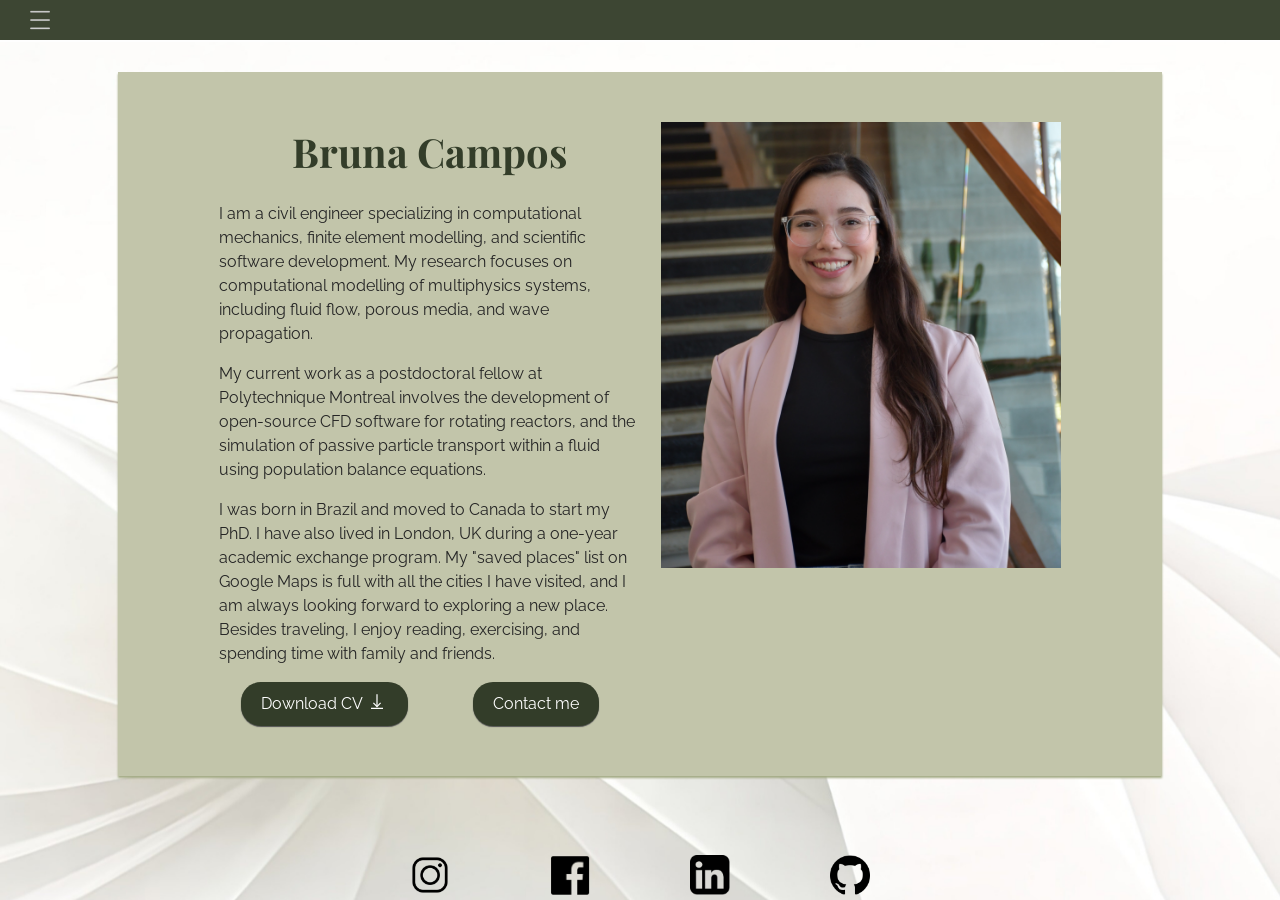
<file: index.html>
<!-- 2026 Bruna Campos. All rights reserved.
The website source code is available under the MIT License. Unless otherwise stated, the written content, images, CV, and other materials on this website are not licensed for redistribution. -->

<!DOCTYPE html>
<html lang="en">

<head>
  <meta charset="utf-8">
  <meta name="viewport" content="width=device-width, initial-scale=1.0">
  <meta name="description" content="Personal Page">
  <link href="https://fonts.googleapis.com/css2?family=Playfair+Display:wght@700&display=swap" rel="stylesheet">
  <link href="https://fonts.googleapis.com/css2?family=Raleway:wght@300;400;600;700&display=swap" rel="stylesheet">
  <title>Bruna Campos</title>

  <link rel="stylesheet" href="style.css">
  <script src="external-links.js" defer></script>
</head>

<body>
  <div id="navbar-top"></div>
  <script>
    fetch("/navbar-top.html")
      .then(response => response.text())
      .then(data => {
        document.getElementById("navbar-top").innerHTML = data;
      });
  </script>

  <!-- Introduction -->
  <section class="block-color-home">
    <section class="intro">
      <div class="intro-text">
        <h1 style="color:#333d29; margin-bottom: 20px; margin-top: 0">Bruna Campos</h1>
        <p>
          I am a civil engineer specializing in computational mechanics, finite element modelling, and scientific
          software development. My research focuses on computational modelling of multiphysics systems, including fluid
          flow, porous media, and wave propagation.
        </p>
        <p>
          My current work as a postdoctoral fellow at Polytechnique Montreal involves the development of open-source CFD
          software for rotating reactors, and the simulation of passive particle transport within a fluid using
          population balance equations.
        </p>
        <p>
          I was born in Brazil and moved to Canada to start my PhD. I have also lived in London, UK during a one-year
          academic exchange program.
          My "saved places" list on Google Maps is full with all the cities I have visited, and I am always looking
          forward to exploring a new place.
          Besides traveling, I enjoy reading, exercising, and spending time with family and friends.
        </p>

        <section class="intro-buttons">
          <div>
            <a class="button" href="/documents/CV_BrunaCampos.pdf">Download CV <img class="button-download"
                src="/images/button-download-white.svg"></a>
          </div>
          <div>
            <a class="button" onclick="copy_email(this)">Contact me</a>
          </div>
        </section>
      </div>

      <div class="image-homepage">
        <img src="/images/profile.JPG" alt="Bruna Campos">
      </div>
    </section>

    <!-- Copy email script -->
    <script>
      function copy_email(button) {
        navigator.clipboard.writeText("bu_caroline@hotmail.com");
        button.textContent = "Copied email!";

        setTimeout(() => { button.textContent = "Contact me"; }, 2000);
      }
    </script>

  </section>

  <div id="navbar-bottom"></div>
  <script>
    fetch("/navbar-bottom.html")
      .then(response => response.text())
      .then(data => {
        document.getElementById("navbar-bottom").innerHTML = data;
      });
  </script>
</body>

</html>
</file>
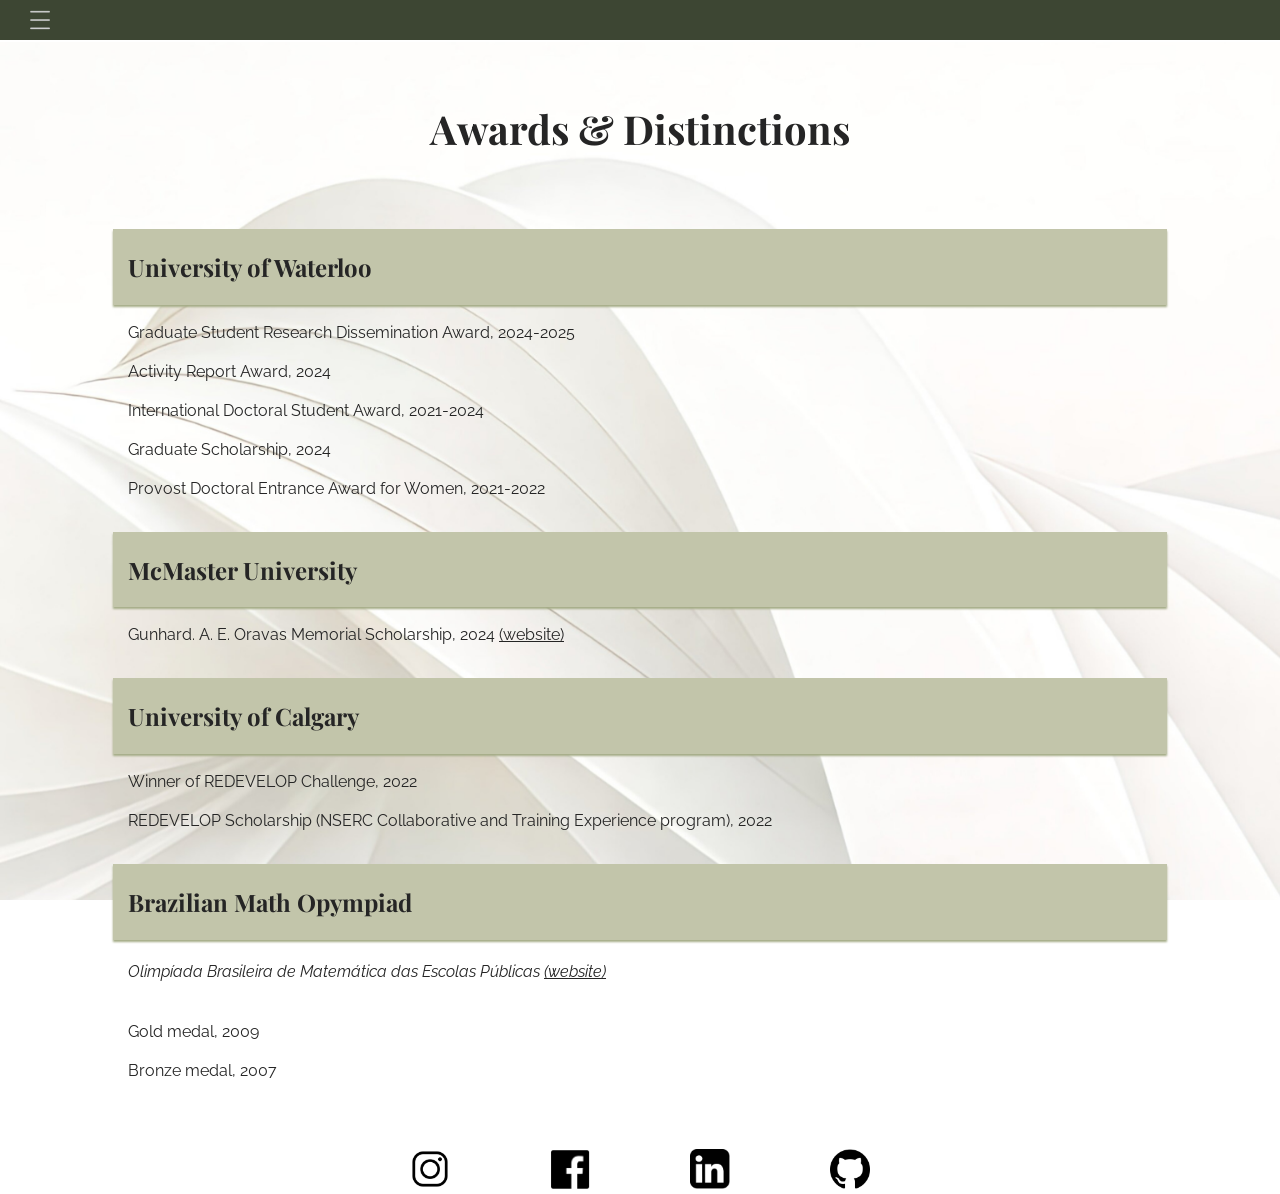
<file: awards.html>
<!-- 2026 Bruna Campos. All rights reserved.
The website source code is available under the MIT License. Unless otherwise stated, the written content, images, CV, and other materials on this website are not licensed for redistribution. -->

<!DOCTYPE html>
<html lang="en">

<head>
  <meta charset="utf-8">
  <meta name="viewport" content="width=device-width, initial-scale=1.0">
  <meta name="description" content="Personal Page">
  <link href="https://fonts.googleapis.com/css2?family=Playfair+Display:wght@700&display=swap" rel="stylesheet">
  <link href="https://fonts.googleapis.com/css2?family=Raleway:wght@300;400;600;700&display=swap" rel="stylesheet">
  <title>Bruna Campos: Awards</title>

  <link rel="stylesheet" href="style.css">
  <script src="external-links.js" defer></script>
</head>

<body>
  <div id="navbar-top"></div>
  <script>
    fetch("/navbar-top.html")
      .then(response => response.text())
      .then(data => {
        document.getElementById("navbar-top").innerHTML = data;
      });
  </script>

  <h1>Awards & Distinctions</h1>

  <section class="block-title">
    <h2>University of Waterloo</h2>
  </section>
  <ul class="list">
    <li>Graduate Student Research Dissemination Award, 2024-2025</li>
    <li>Activity Report Award, 2024</li>
    <li>International Doctoral Student Award, 2021-2024</li>
    <li>Graduate Scholarship, 2024</li>
    <li>Provost Doctoral Entrance Award for Women, 2021-2022</li>
  </ul>

  <section class="block-title">
    <h2>McMaster University</h2>
  </section>
  <ul class="list">
    <li>Gunhard. A. E. Oravas Memorial Scholarship, 2024 <a href="https://oravas-foundation.com/">(website)</a></li>
  </ul>

  <section class="block-title">
    <h2>University of Calgary</h2>
  </section>
  <ul class="list">
    <li>Winner of REDEVELOP Challenge, 2022</li>
    <li>REDEVELOP Scholarship (NSERC Collaborative and Training Experience program), 2022</li>
  </ul>

  <section class="block-title">
    <h2>Brazilian Math Opympiad</h2>
  </section>
  <i style="margin-bottom: 20px; margin-top: 20px;">Olimpíada Brasileira de Matemática das Escolas Públicas <a
      href="https://www.obmep.org.br/">(website)</a></i>
  <ul class="list">
    <li>Gold medal, 2009</li>
    <li>Bronze medal, 2007</li>
  </ul>

  <div id="navbar-bottom"></div>
  <script>
    fetch("/navbar-bottom.html")
      .then(response => response.text())
      .then(data => {
        document.getElementById("navbar-bottom").innerHTML = data;
      });
  </script>
</body>

</html>
</file>
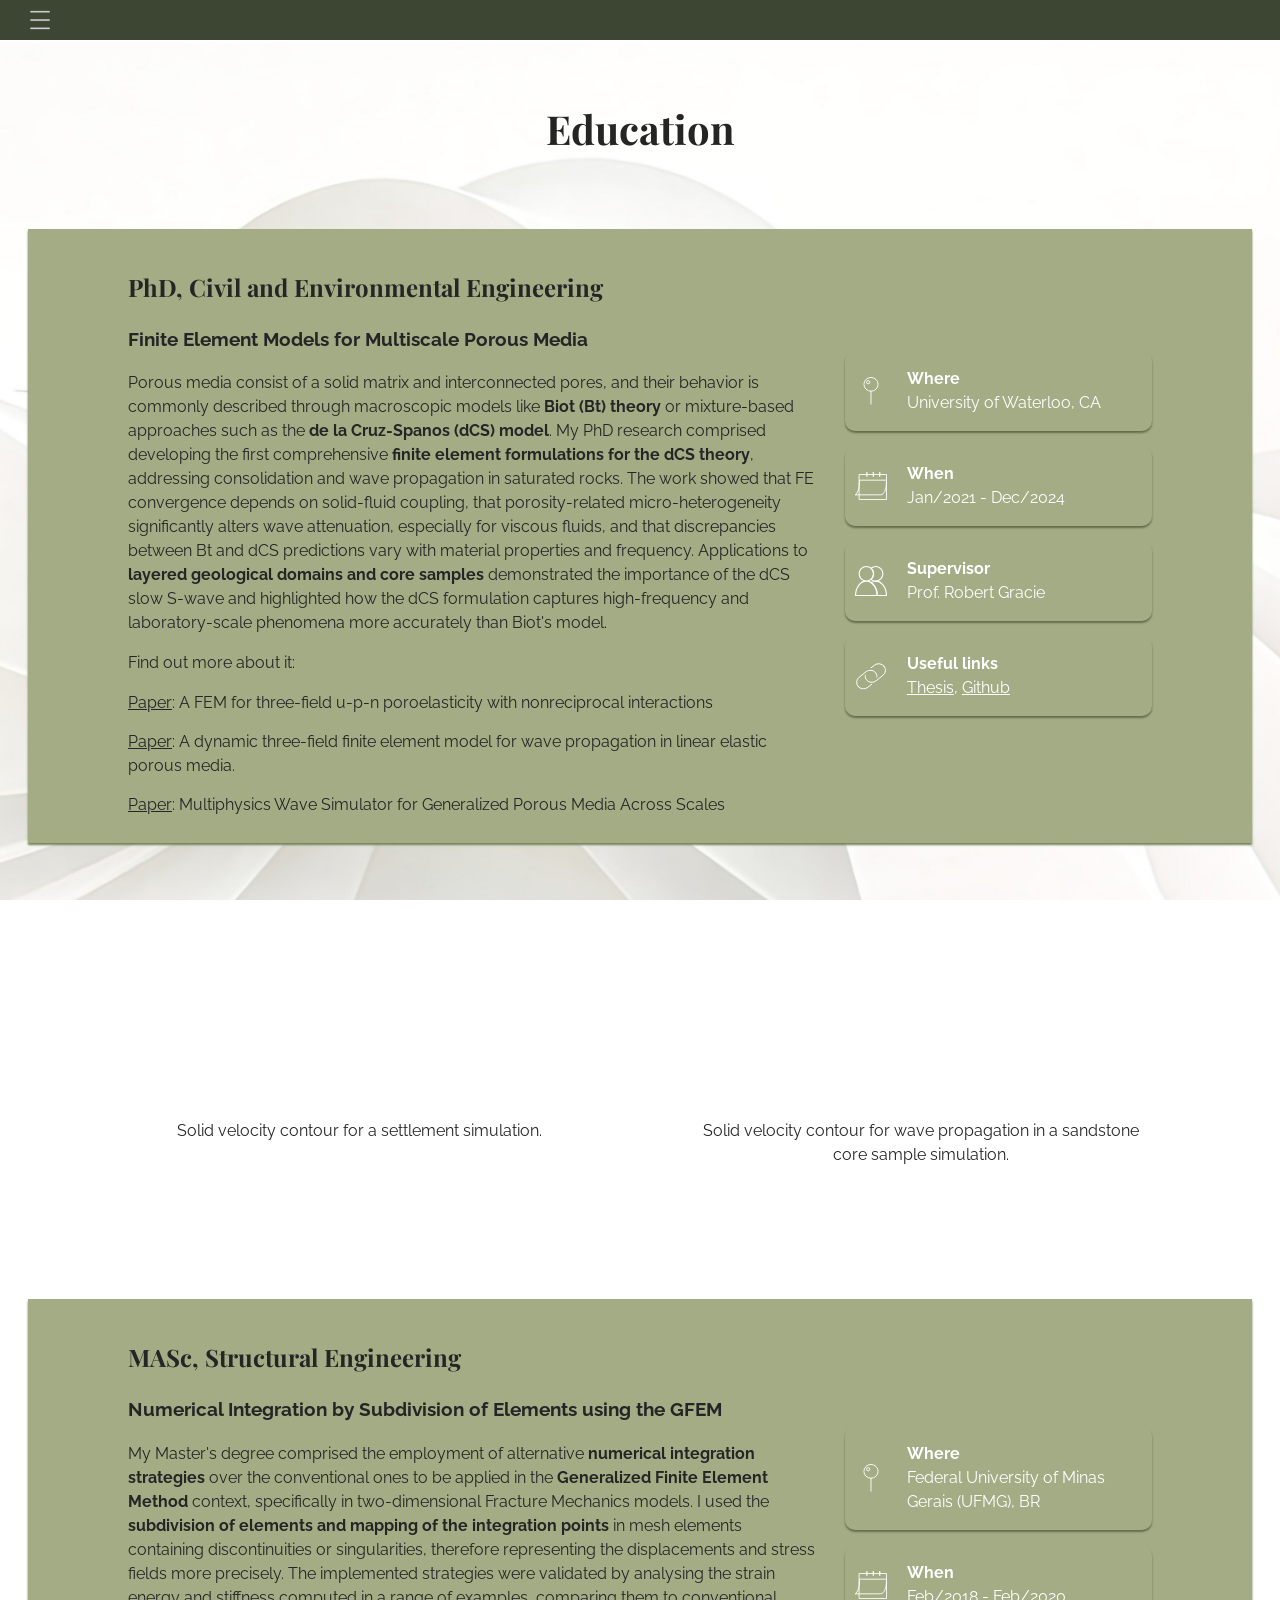
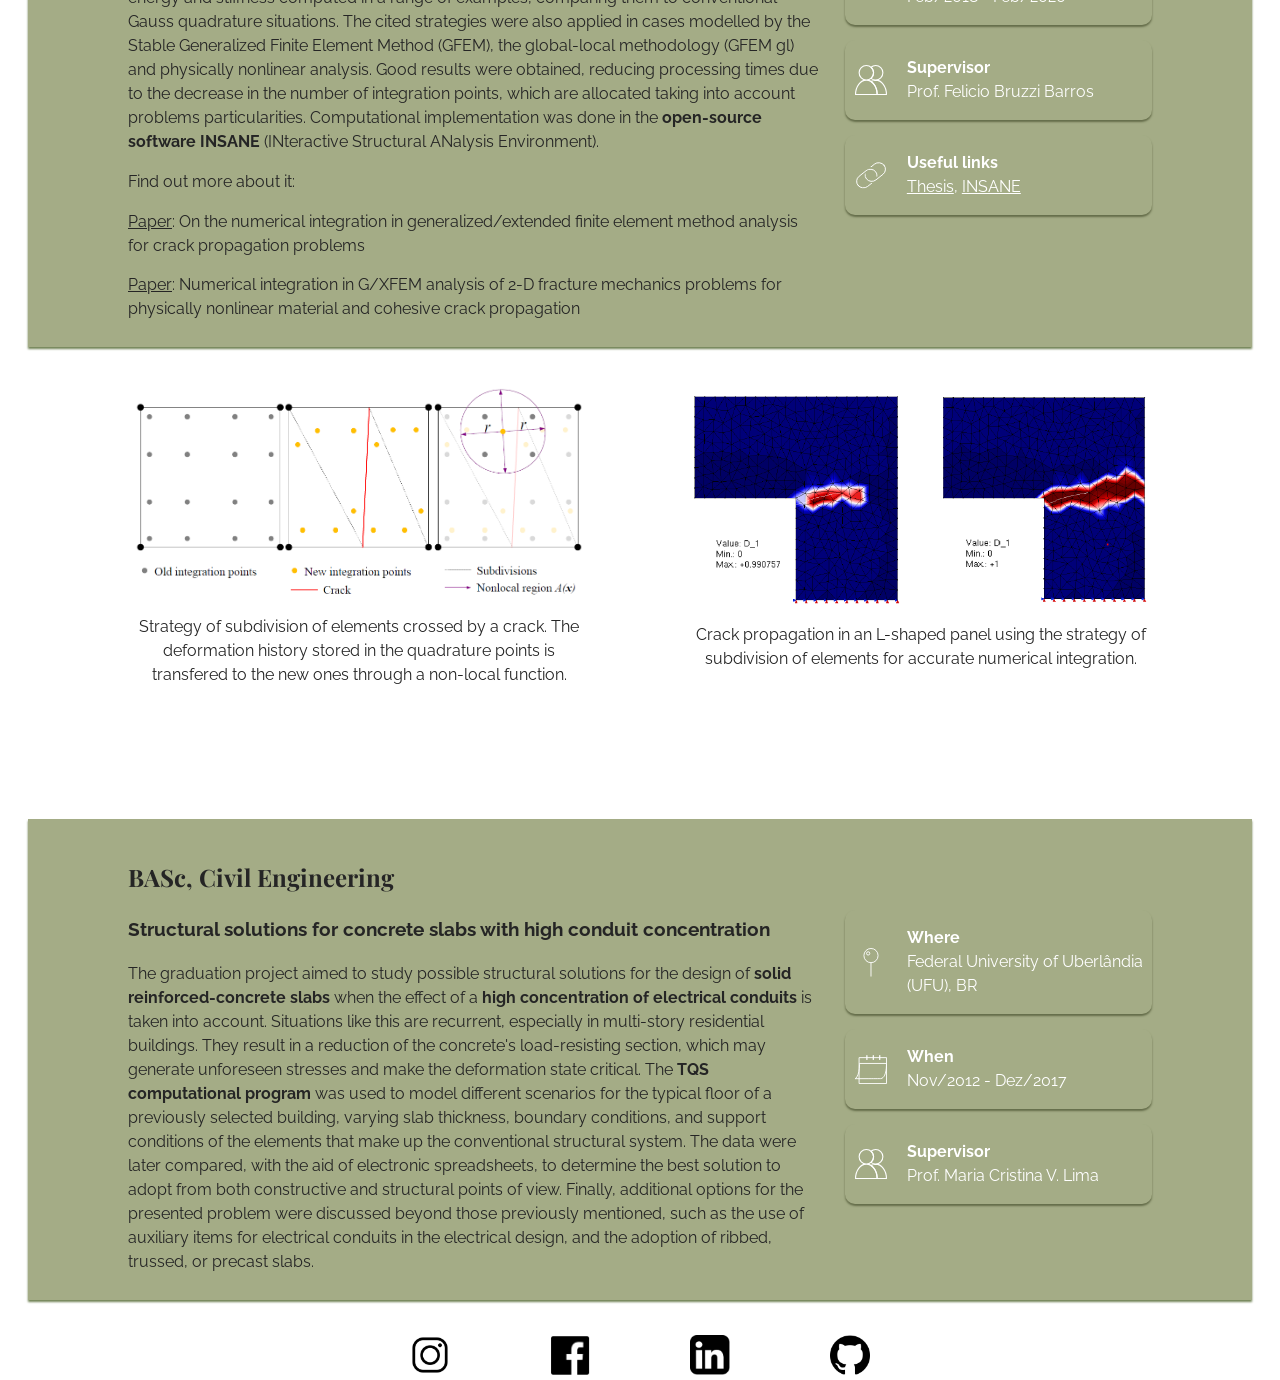
<file: education.html>
<!-- 2026 Bruna Campos. All rights reserved.
The website source code is available under the MIT License. Unless otherwise stated, the written content, images, CV, and other materials on this website are not licensed for redistribution. -->

<!DOCTYPE html>
<html lang="en">

<head>
  <meta charset="utf-8">
  <meta name="viewport" content="width=device-width, initial-scale=1.0">
  <meta name="description" content="Personal Page">
  <link href="https://fonts.googleapis.com/css2?family=Playfair+Display:wght@700&display=swap" rel="stylesheet">
  <link href="https://fonts.googleapis.com/css2?family=Raleway:wght@300;400;600;700&display=swap" rel="stylesheet">
  <title>Bruna Campos: Education</title>

  <link rel="stylesheet" href="style.css">
  <script src="external-links.js" defer></script>
</head>

<body>
  <div id="navbar-top"></div>
  <script>
    fetch("/navbar-top.html")
      .then(response => response.text())
      .then(data => {
        document.getElementById("navbar-top").innerHTML = data;
      });
  </script>

  <h1>Education</h1>

  <section class="block-color">
    <div class="layout-two-cols-with-boxes">
      <div>
        <h2>PhD, Civil and Environmental Engineering</h2>
        <h3>Finite Element Models for Multiscale Porous Media</h3>

        <p class="intro-text">
          Porous media consist of a solid matrix and interconnected pores, and their behavior is commonly described
          through macroscopic models like <b>Biot (Bt) theory</b> or mixture-based approaches such as the <b>de la
            Cruz-Spanos (dCS) model</b>. My PhD research comprised developing the first comprehensive <b>finite element
            formulations for the dCS theory</b>, addressing consolidation and wave propagation in saturated rocks. The
          work showed that FE convergence depends on solid-fluid coupling, that porosity-related micro-heterogeneity
          significantly alters wave attenuation, especially for viscous fluids, and that discrepancies between Bt and
          dCS predictions vary with material properties and frequency. Applications to <b>layered geological domains and
            core samples</b> demonstrated the importance of the dCS slow S-wave and highlighted how the dCS formulation
          captures high-frequency and
          laboratory-scale phenomena more accurately than Biot's model.
        </p>

        <p>
          Find out more about it:
        </p>

        <ul class="list">
          <li><a href="https://doi.org/10.1002/nag.3636">Paper</a>: A FEM for three-field u-p-n poroelasticity with
            nonreciprocal interactions</li>
          <li><a href="https://doi.org/10.1002/nag.3916">Paper</a>: A dynamic three-field finite element model for wave
            propagation in linear elastic porous media. </li>
          <li><a href="https://doi.org/10.1016/j.advengsoft.2026.104172">Paper</a>: Multiphysics Wave Simulator for
            Generalized Porous Media Across Scales</li>
        </ul>
      </div>
      <aside class="boxes-facts">
        <div class="box-wrap">
          <div class="box">
            <img class="img-box" src="/images/pin-location.svg">
            <p>
              <b>Where</b> <br>
              University of Waterloo, CA
            </p>
          </div>
        </div>

        <div class="box-wrap">
          <div class="box">
            <img class="img-box" src="/images/calendar.svg">
            <p>
              <b>When</b> <br>
              Jan/2021 - Dec/2024
            </p>
          </div>
        </div>

        <div class="box-wrap">
          <div class="box">
            <img class="img-box" src="/images/users.svg">
            <p>
              <b>Supervisor</b> <br>
              Prof. Robert Gracie
            </p>
          </div>
        </div>

        <div class="box-wrap">
          <div class="box">
            <img class="img-box" src="/images/link.svg">
            <p>
              <b>Useful links</b> <br>
              <a href="https://uwspace.uwaterloo.ca/items/5a7b10b3-f077-4277-942b-f0b9ca6230fc">Thesis</a>, <a
                href="https://github.com/brunaccampos/PoroelasticityFEM">Github</a>
            </p>
          </div>
        </div>
      </aside>
    </div>
  </section>

  <section class="two-columns">
    <div class="video-two-columns">
      <video autoplay loop>
        <source src="/images/deformation.mp4">
      </video>
      <p class="legend">Solid velocity contour for a settlement simulation.</p>
    </div>
    <div class="video-two-columns">
      <video autoplay loop>
        <source src="/images/wave-propagation.mp4">
      </video>
      <p class="legend">Solid velocity contour for wave propagation in a sandstone core sample simulation.</p>
    </div>
  </section>

  <p style="margin-top: 100px;"></p>

  <section class="block-color">
    <div class="layout-two-cols-with-boxes">
      <div>
        <h2>MASc, Structural Engineering</h2>
        <h3>Numerical Integration by Subdivision of Elements using the GFEM</h3>

        <p class="intro-text">
          My Master's degree comprised the employment of alternative <b>numerical integration strategies</b> over the
          conventional ones to be applied in the <b>Generalized Finite Element
            Method</b> context, specifically in two-dimensional Fracture Mechanics models. I used the <b>subdivision of
            elements and mapping of the integration points</b> in mesh elements containing discontinuities or
          singularities, therefore representing the displacements and stress fields more precisely. The implemented
          strategies were validated by analysing the strain energy and stiffness computed in a range of examples,
          comparing them to conventional Gauss quadrature situations. The cited strategies were also applied in cases
          modelled by the Stable Generalized Finite Element Method (GFEM), the global-local methodology (GFEM gl) and
          physically nonlinear analysis. Good results were obtained, reducing processing times due to the decrease in
          the number of integration points, which are allocated taking into account problems particularities.
          Computational implementation was done in the <b>open-source software INSANE</b> (INteractive Structural
          ANalysis Environment).
        </p>

        <p>
          Find out more about it:
        </p>

        <ul class="list">
          <li><a href="https://doi.org/10.1108/EC-02-2020-0067">Paper</a>: On the numerical integration in
            generalized/extended finite element method analysis for crack propagation problems</li>
          <li><a href="https://doi.org/10.1108/EC-01-2021-0029">Paper</a>: Numerical integration in G/XFEM analysis of
            2-D
            fracture mechanics problems for physically nonlinear material and cohesive crack propagation</li>
        </ul>
      </div>

      <aside class="boxes-facts">
        <div class="box-wrap">
          <div class="box">
            <img class="img-box" src="/images/pin-location.svg">
            <p>
              <b>Where</b> <br>
              Federal University of Minas Gerais (UFMG), BR
            </p>
          </div>
        </div>

        <div class="box-wrap">
          <div class="box">
            <img class="img-box" src="/images/calendar.svg">
            <p>
              <b>When</b> <br>
              Feb/2018 - Feb/2020
            </p>
          </div>
        </div>

        <div class="box-wrap">
          <div class="box">
            <img class="img-box" src="/images/users.svg">
            <p>
              <b>Supervisor</b> <br>
              Prof. Felicio Bruzzi Barros
            </p>
          </div>
        </div>

        <div class="box-wrap">
          <div class="box">
            <img class="img-box" src="/images/link.svg">
            <p>
              <b>Useful links</b> <br>
              <a href="https://repositorio.ufmg.br/items/20d8f9ba-f113-4524-95f8-11d58530247f">Thesis</a>, <a
                href="https://www.insane.dees.ufmg.br/pt/inicio/">INSANE</a>
            </p>
          </div>
        </div>
      </aside>
    </div>

  </section>

  <p style="margin-top: 25px;"></p>

  <section class="two-columns">
    <div class="image-two-columns">
      <img src="/images/subdivision.png">
      <p class="legend">Strategy of subdivision of elements crossed by a crack. The deformation history stored in the
        quadrature points
        is transfered to the new ones through a non-local function.</p>
    </div>
    <div class="image-two-columns">
      <img src="/images/damage-model.png">
      <p class="legend">Crack propagation in an L-shaped panel using the strategy of subdivision of elements for
        accurate numerical integration.</p>
    </div>
  </section>

  <p style="margin-top: 100px;"></p>

  <section class="block-color">
    <div class="layout-two-cols-with-boxes">
      <div>
        <h2>BASc, Civil Engineering</h2>
        <h3>Structural solutions for concrete slabs with high conduit concentration</h3>

        <p class="intro-text">
          The graduation project aimed to study possible structural solutions for the design of <b>solid
            reinforced-concrete slabs</b> when the effect of a <b>high concentration of electrical conduits</b> is taken
          into account. Situations like this are recurrent, especially in multi-story residential buildings. They result
          in a reduction of the concrete's load-resisting
          section, which may generate unforeseen stresses and make the deformation state critical. The <b>TQS
            computational program</b> was used to model different scenarios for the typical floor of a previously
          selected building, varying slab thickness, boundary conditions, and support conditions of the elements that
          make up the conventional structural system. The data were later compared, with the aid of electronic
          spreadsheets, to determine the best solution to adopt from both constructive and structural points of view.
          Finally, additional options for the presented problem were discussed beyond those previously mentioned, such
          as the use of auxiliary items for electrical conduits in the electrical design, and the adoption of ribbed,
          trussed, or precast slabs.
        </p>
      </div>

      <aside class="boxes-facts">
        <div class="box-wrap">
          <div class="box">
            <img class="img-box" src="/images/pin-location.svg">
            <p>
              <b>Where</b> <br>
              Federal University of Uberlândia (UFU), BR
            </p>
          </div>
        </div>

        <div class="box-wrap">
          <div class="box">
            <img class="img-box" src="/images/calendar.svg">
            <p>
              <b>When</b> <br>
              Nov/2012 - Dez/2017
            </p>
          </div>
        </div>

        <div class="box-wrap">
          <div class="box">
            <img class="img-box" src="/images/users.svg">
            <p>
              <b>Supervisor</b> <br>
              Prof. Maria Cristina V. Lima
            </p>
          </div>
        </div>
      </aside>
    </div>
  </section>

  <div id="navbar-bottom"></div>
  <script>
    fetch("/navbar-bottom.html")
      .then(response => response.text())
      .then(data => {
        document.getElementById("navbar-bottom").innerHTML = data;
      });
  </script>
</body>

</html>
</file>
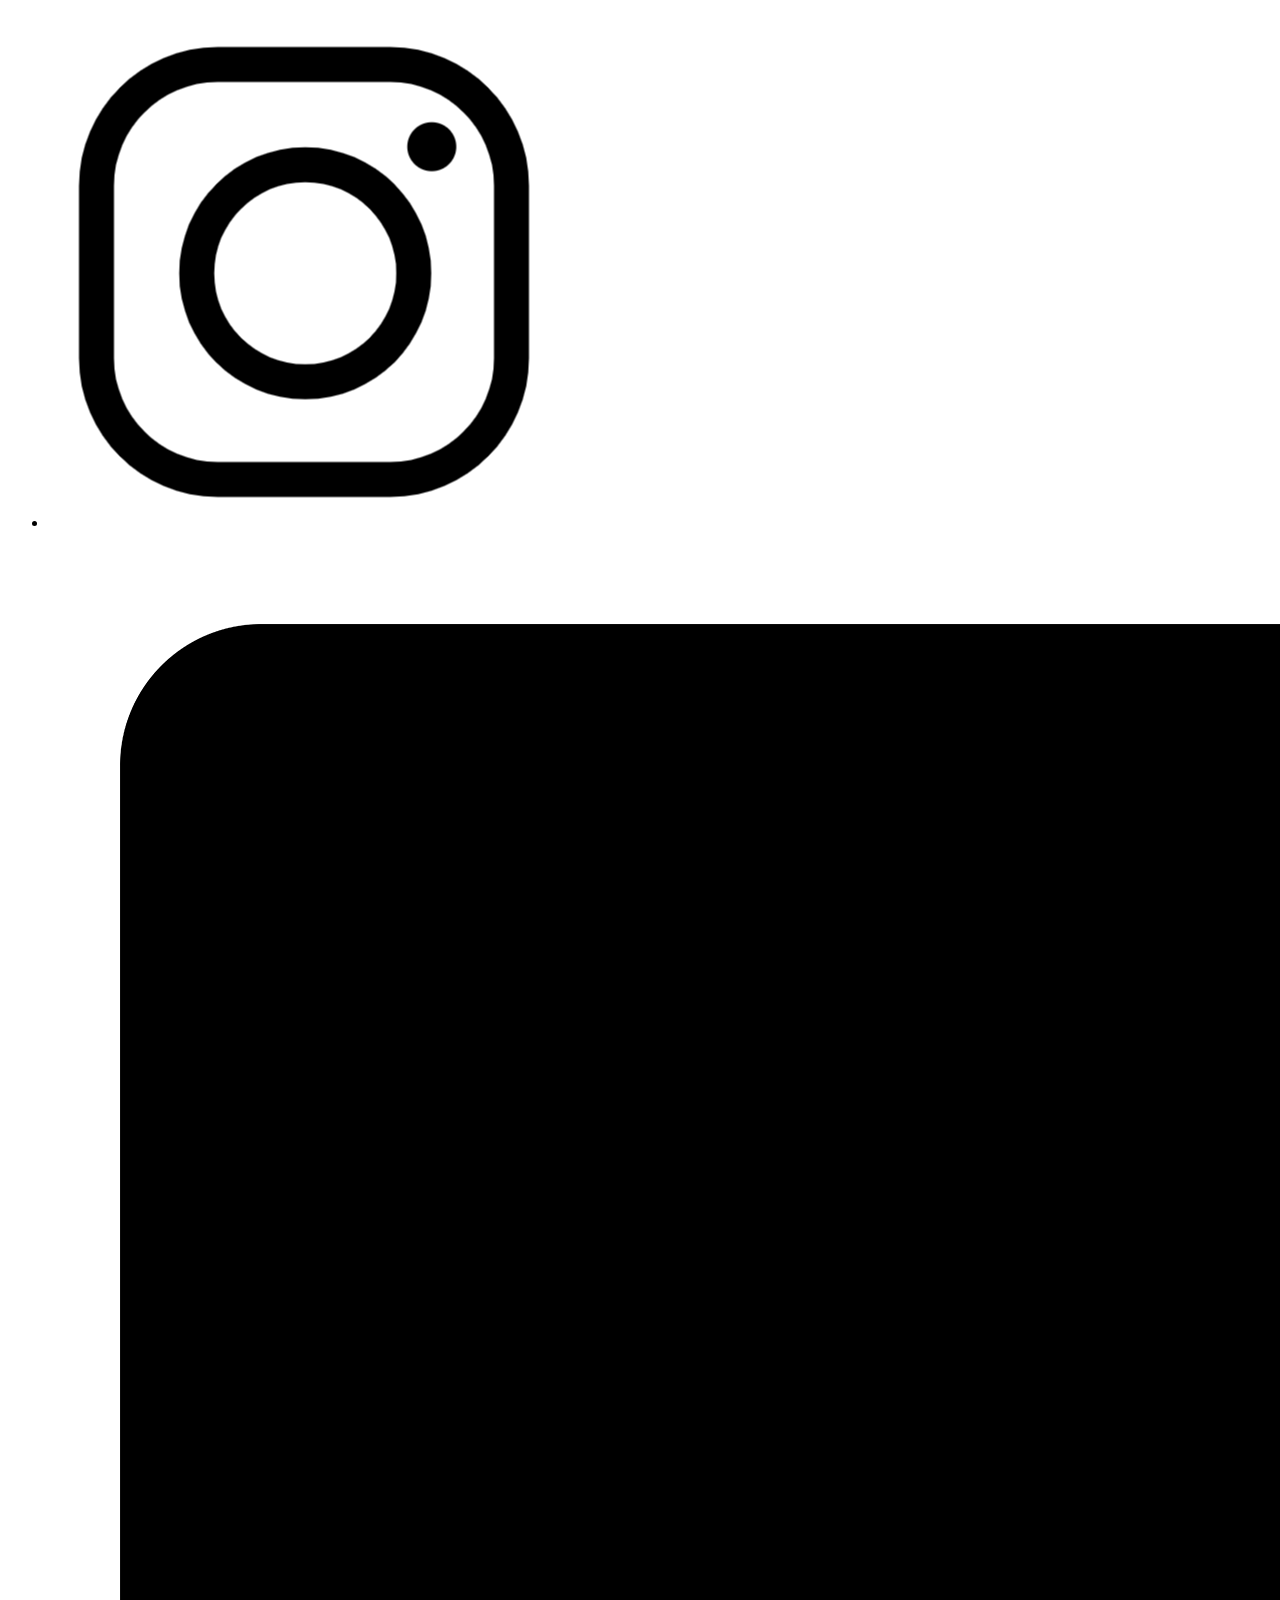
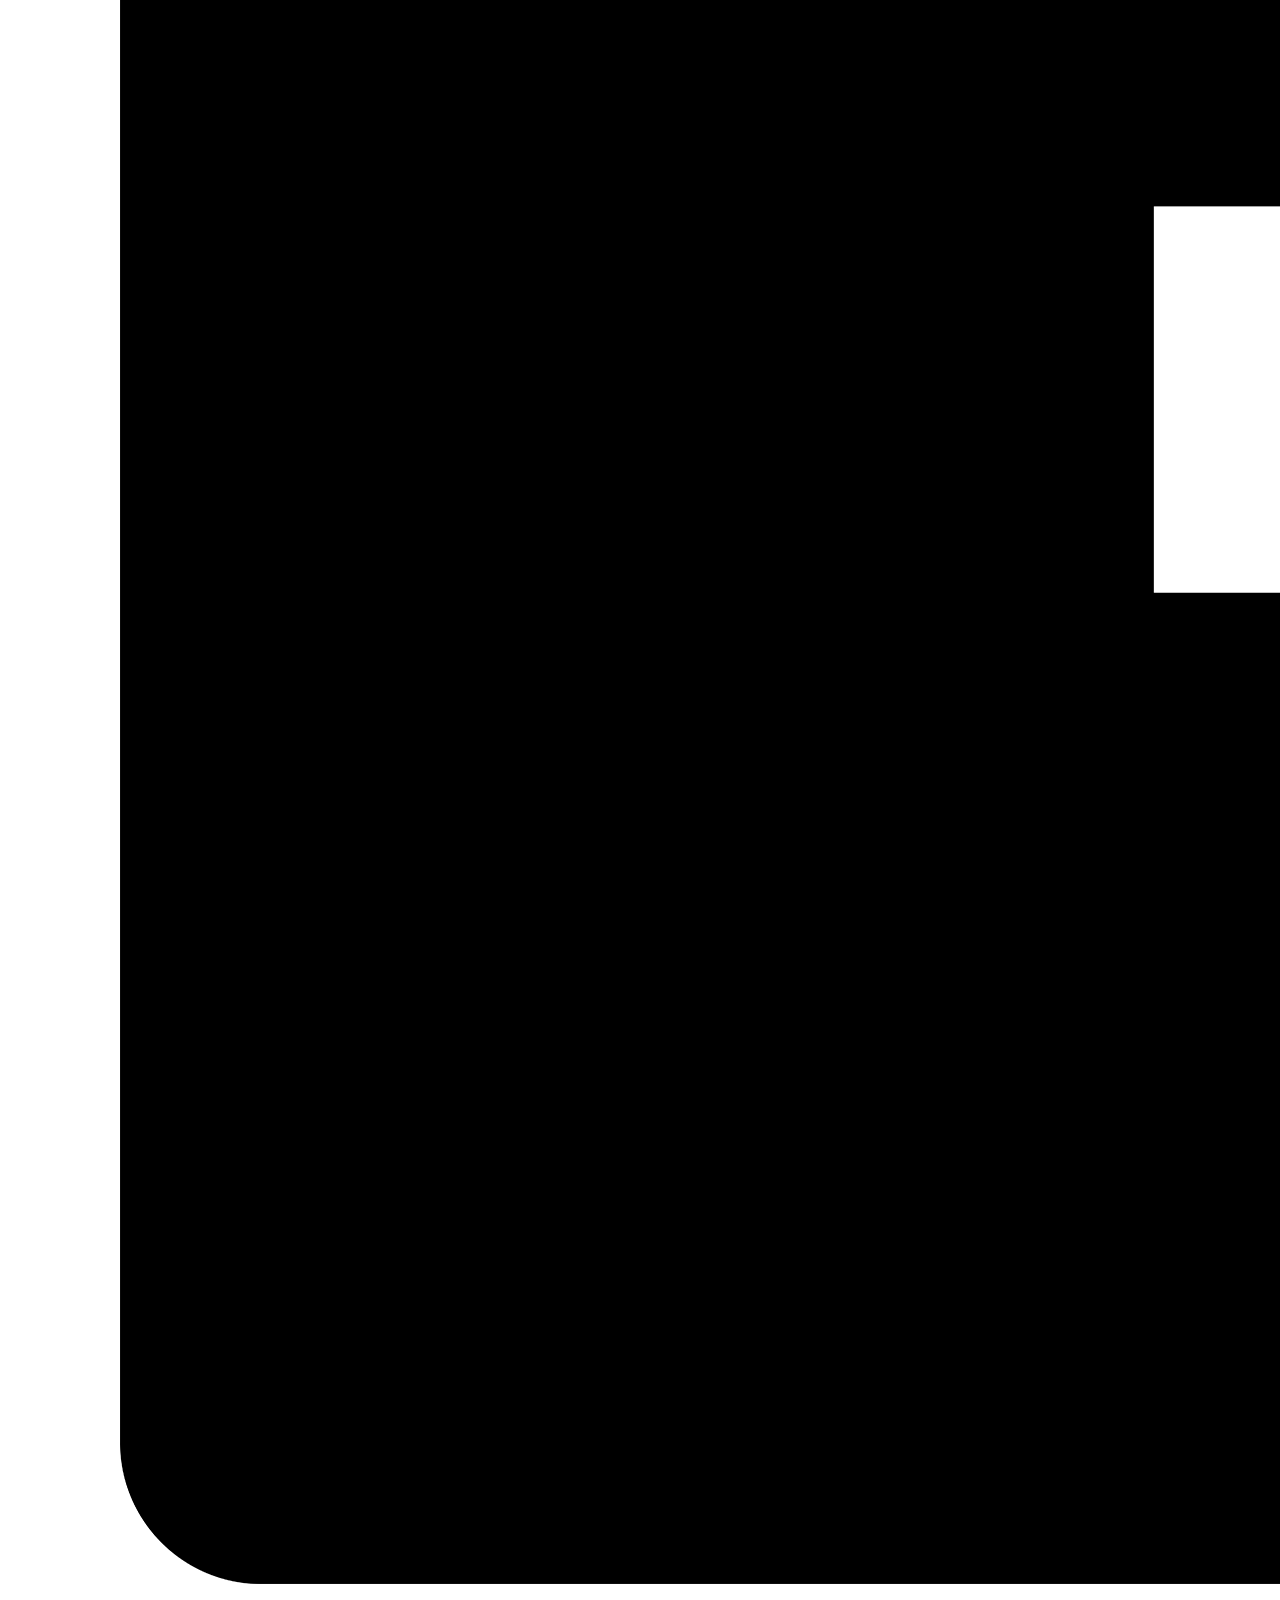
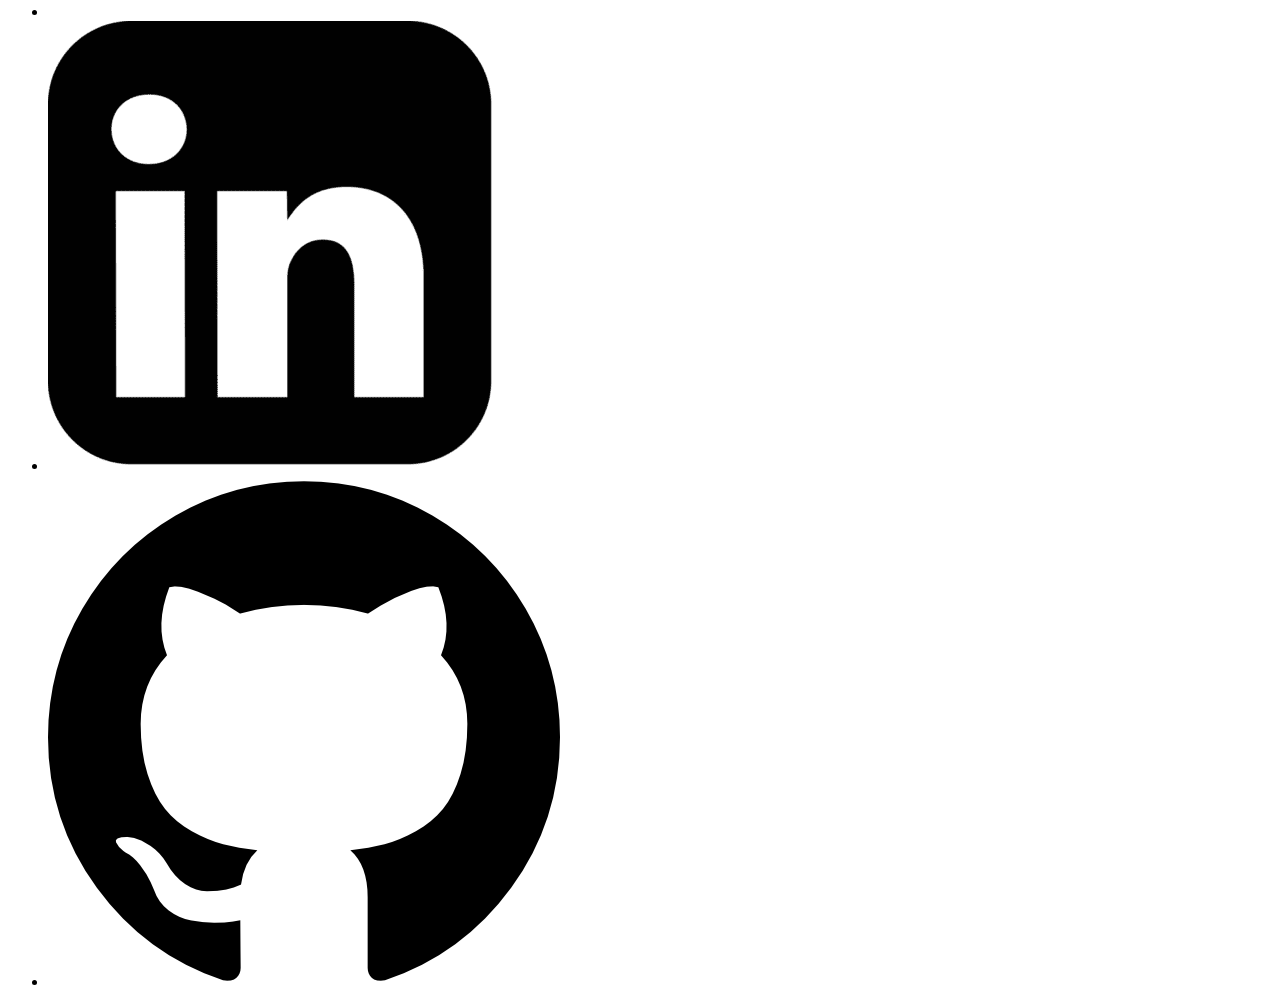
<file: navbar-bottom.html>
<!-- 2026 Bruna Campos. All rights reserved.
The website source code is available under the MIT License. Unless otherwise stated, the written content, images, CV, and other materials on this website are not licensed for redistribution. -->

<!DOCTYPE html>
<html>
    <nav class="navbar-bottom">
      <ul class="nav-menu">
        <li><a href="https://instagram.com/bu_caroline/" target="_blank" rel="noopener noreferrer"><img class="nav-menu" src="/images/nav-menu-insta.png"></a></li>
        <li><a href="https://facebook.com/bruna.caroline.129794/" target="_blank" rel="noopener noreferrer"><img class="nav-menu" src="/images/nav-menu-facebook.png"></a></li>
        <li><a href="https://linkedin.com/in/bruna-caroline-campos/" target="_blank" rel="noopener noreferrer"><img class="nav-menu" src="/images/nav-menu-linkedin.png"></a></li>
        <li><a href="https://github.com/brunaccampos" target="_blank" rel="noopener noreferrer"><img class="nav-menu" src="/images/nav-menu-github.png"></a></li>
      </ul>
    </nav>

<body></body>
</html>
</file>
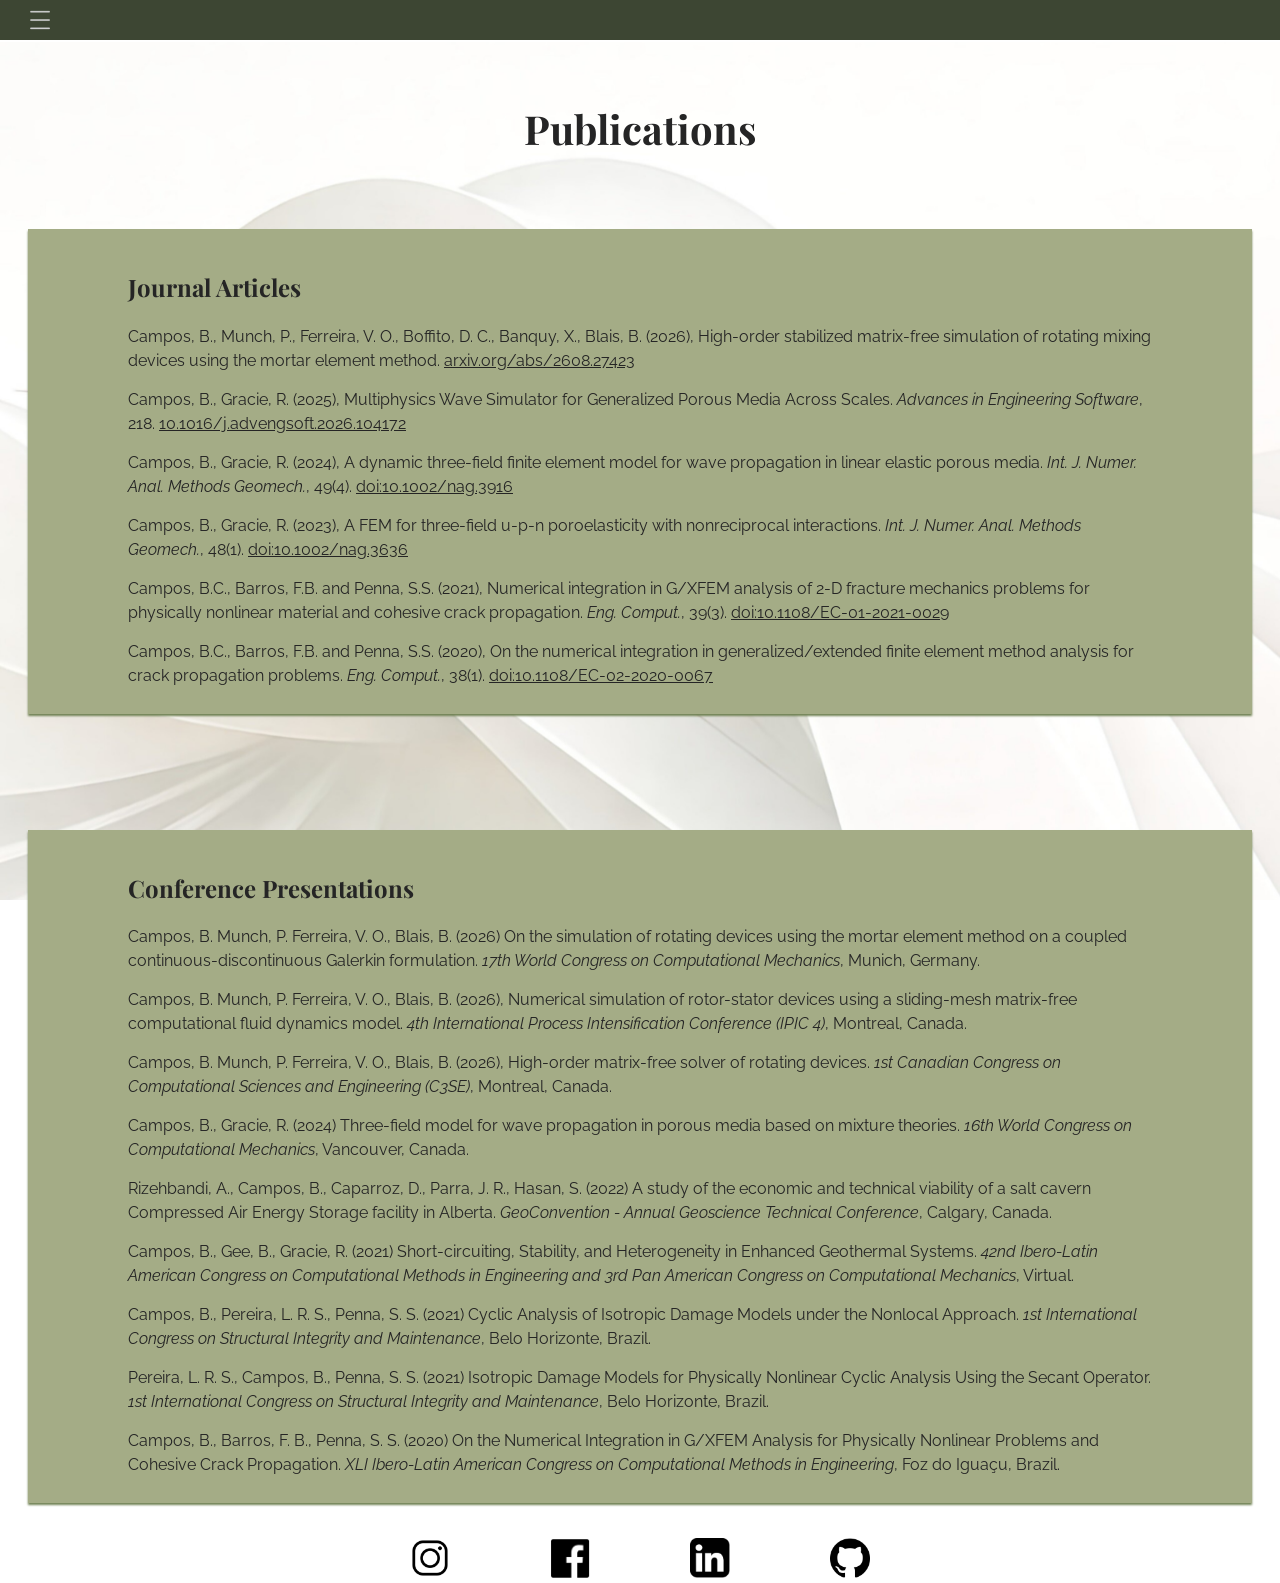
<file: publications.html>
<!-- 2026 Bruna Campos. All rights reserved.
The website source code is available under the MIT License. Unless otherwise stated, the written content, images, CV, and other materials on this website are not licensed for redistribution. -->

<!DOCTYPE html>
<html lang="en">

<head>
  <meta charset="utf-8">
  <meta name="viewport" content="width=device-width, initial-scale=1.0">
  <meta name="description" content="Personal Page">
  <link href="https://fonts.googleapis.com/css2?family=Playfair+Display:wght@700&display=swap" rel="stylesheet">
  <link href="https://fonts.googleapis.com/css2?family=Raleway:wght@300;400;600;700&display=swap" rel="stylesheet">
  <title>Bruna Campos: Publications</title>

  <link rel="stylesheet" href="style.css">
  <script src="external-links.js" defer></script>
</head>

<body>
  <div id="navbar-top"></div>
  <script>
    fetch("/navbar-top.html")
      .then(response => response.text())
      .then(data => {
        document.getElementById("navbar-top").innerHTML = data;
      });
  </script>

  <h1>Publications</h1>

  <section class="block-color">
    <h2>Journal Articles</h2>
    <ul class="list">
      <li>Campos, B., Munch, P., Ferreira, V. O., Boffito, D. C., Banquy, X., Blais, B. (2026),
        High-order stabilized matrix-free simulation of rotating mixing devices using the mortar element method. <a
          href="https://arxiv.org/abs/2608.27423">arxiv.org/abs/2608.27423</a></li>
      <li>Campos, B., Gracie, R. (2025), Multiphysics Wave Simulator for Generalized Porous Media Across Scales.
        <i>Advances in Engineering Software</i>, 218. <a
          href="https://doi.org/10.1016/j.advengsoft.2026.104172">10.1016/j.advengsoft.2026.104172</a>
      </li>
      <li>Campos, B., Gracie, R. (2024), A dynamic three-field finite element model for wave propagation in linear
        elastic
        porous media.
        <i>Int. J. Numer. Anal. Methods Geomech.</i>, 49(4). <a
          href="https://doi.org/10.1002/nag.3916">doi:10.1002/nag.3916</a>
      </li>
      <li>Campos, B., Gracie, R. (2023), A FEM for three-field u-p-n poroelasticity with nonreciprocal interactions.
        <i>Int. J. Numer. Anal. Methods Geomech.</i>, 48(1). <a
          href="https://doi.org/10.1002/nag.3636">doi:10.1002/nag.3636</a>
      </li>
      <li>Campos, B.C., Barros, F.B. and Penna, S.S. (2021), Numerical integration in G/XFEM analysis of 2-D fracture
        mechanics problems for physically nonlinear material and cohesive crack propagation.
        <i>Eng. Comput.</i>, 39(3). <a href="https://doi.org/10.1108/EC-01-2021-0029">doi:10.1108/EC-01-2021-0029</a>
      </li>
      <li>Campos, B.C., Barros, F.B. and Penna, S.S. (2020), On the numerical integration in generalized/extended finite
        element method analysis for crack propagation problems.
        <i>Eng. Comput.</i>, 38(1). <a href="https://doi.org/10.1108/EC-02-2020-0067">doi:10.1108/EC-02-2020-0067</a>
      </li>
    </ul>
  </section>

  <p style="margin-bottom: 100px;"></p>

  <section class="block-color">
    <h2>Conference Presentations</h2>
    <ul class="list">
      <li>Campos, B. Munch, P. Ferreira, V. O., Blais, B. (2026) On the simulation of rotating devices using the mortar
        element method on a coupled continuous-discontinuous Galerkin formulation.
        <i>17th World Congress on Computational Mechanics</i>, Munich, Germany.
      </li>
      <li>Campos, B. Munch, P. Ferreira, V. O., Blais, B. (2026), Numerical simulation of rotor-stator devices using a
        sliding-mesh matrix-free computational fluid dynamics model.
        <i>4th International Process Intensification Conference (IPIC 4)</i>, Montreal, Canada.
      </li>
      <li>Campos, B. Munch, P. Ferreira, V. O., Blais, B. (2026), High-order matrix-free solver of rotating devices.
        <i>1st Canadian Congress on Computational Sciences and Engineering (C3SE)</i>, Montreal, Canada.
      </li>
      <li>Campos, B., Gracie, R. (2024) Three-field model for wave propagation in porous media based on mixture
        theories.
        <i>16th World Congress on Computational Mechanics</i>, Vancouver, Canada.
      </li>
      <li>Rizehbandi, A., Campos, B., Caparroz, D., Parra, J. R., Hasan, S. (2022) A study of the economic and technical
        viability of a salt cavern Compressed Air Energy Storage facility in Alberta.
        <i>GeoConvention - Annual Geoscience Technical Conference</i>, Calgary, Canada.
      </li>
      <li>Campos, B., Gee, B., Gracie, R. (2021) Short-circuiting, Stability, and Heterogeneity in Enhanced Geothermal
        Systems.
        <i>42nd Ibero-Latin American Congress on Computational Methods in Engineering and 3rd Pan American Congress on
          Computational Mechanics</i>, Virtual.
      </li>
      <li>Campos, B., Pereira, L. R. S., Penna, S. S. (2021) Cyclic Analysis of Isotropic Damage Models under the
        Nonlocal
        Approach.
        <i>1st International Congress on Structural Integrity and Maintenance</i>, Belo Horizonte, Brazil.
      </li>
      <li>Pereira, L. R. S., Campos, B., Penna, S. S. (2021) Isotropic Damage Models for Physically Nonlinear Cyclic
        Analysis Using the Secant Operator.
        <i>1st International Congress on Structural Integrity and Maintenance</i>, Belo Horizonte, Brazil.
      </li>
      <li>Campos, B., Barros, F. B., Penna, S. S. (2020) On the Numerical Integration in G/XFEM Analysis for Physically
        Nonlinear Problems and Cohesive Crack Propagation.
        <i>XLI Ibero-Latin American Congress on Computational Methods in Engineering</i>, Foz do Iguaçu, Brazil.
      </li>
    </ul>
  </section>

  <div id="navbar-bottom"></div>
  <script>
    fetch("/navbar-bottom.html")
      .then(response => response.text())
      .then(data => {
        document.getElementById("navbar-bottom").innerHTML = data;
      });
  </script>
</body>

</html>
</file>
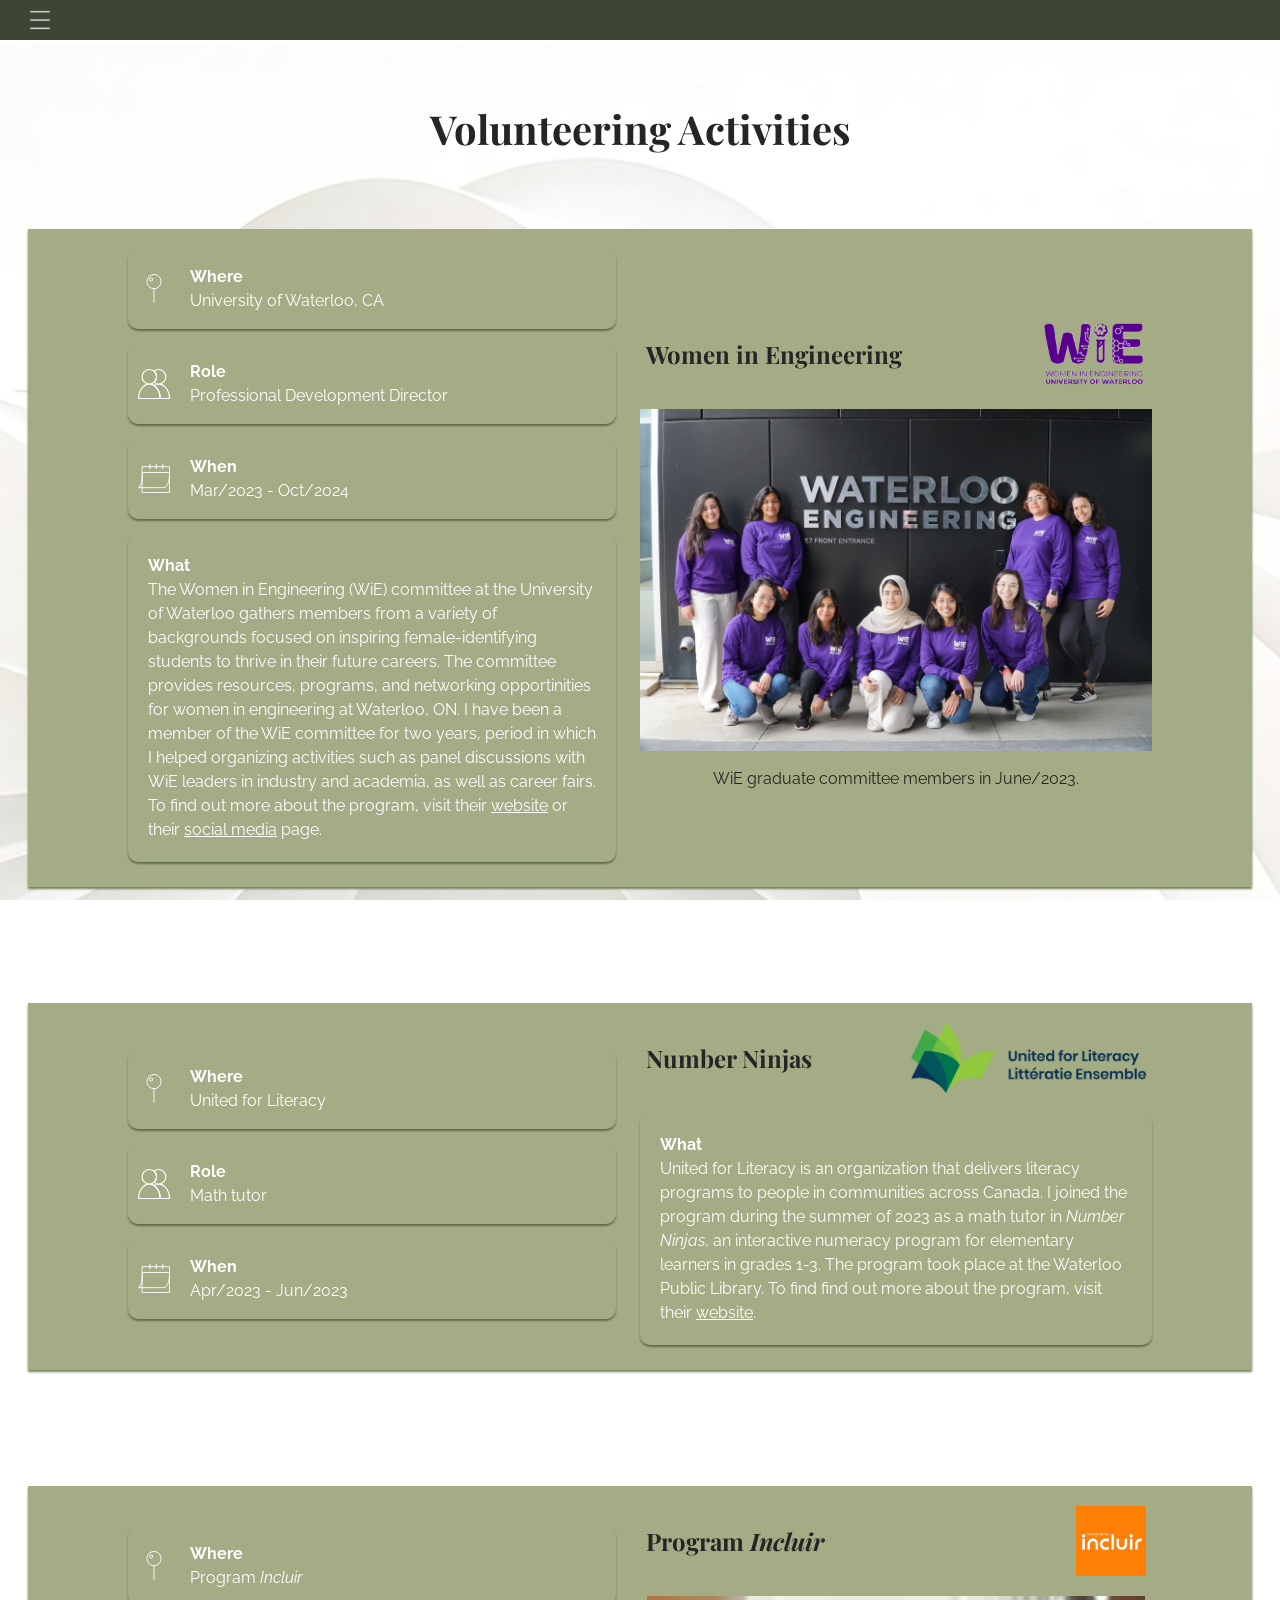
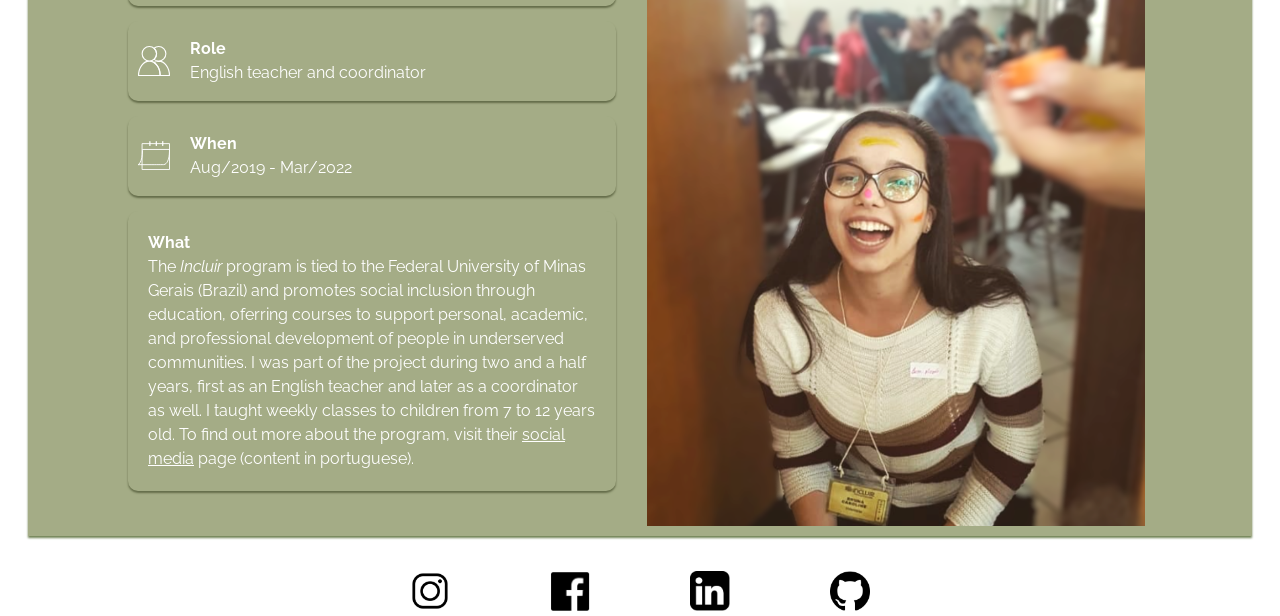
<file: volunteering.html>
<!-- 2026 Bruna Campos. All rights reserved.
The website source code is available under the MIT License. Unless otherwise stated, the written content, images, CV, and other materials on this website are not licensed for redistribution. -->

<!DOCTYPE html>
<html lang="en">

<head>
  <meta charset="utf-8">
  <meta name="viewport" content="width=device-width, initial-scale=1.0">
  <meta name="description" content="Personal Page">
  <link href="https://fonts.googleapis.com/css2?family=Playfair+Display:wght@700&display=swap" rel="stylesheet">
  <link href="https://fonts.googleapis.com/css2?family=Raleway:wght@300;400;600;700&display=swap" rel="stylesheet">
  <title>Bruna Campos: Volunteering</title>

  <link rel="stylesheet" href="style.css">
  <script src="external-links.js" defer></script>
</head>

<body>
  <div id="navbar-top"></div>
  <script>
    fetch("/navbar-top.html")
      .then(response => response.text())
      .then(data => {
        document.getElementById("navbar-top").innerHTML = data;
      });
  </script>

  <h1>Volunteering Activities</h1>

  <section class="block-color">
    <div class="layout-two-cols-equal-size">
      <aside class="boxes-facts">
        <div class="box-wrap">
          <div class="box">
            <img class="img-box" src="/images/pin-location.svg">
            <p>
              <b>Where</b> <br>
              University of Waterloo, CA
            </p>
          </div>
        </div>

        <div class="box-wrap">
          <div class="box">
            <img class="img-box" src="/images/users.svg">
            <p>
              <b>Role</b> <br>
              Professional Development Director
            </p>
          </div>
        </div>

        <div class="box-wrap">
          <div class="box">
            <img class="img-box" src="/images/calendar.svg">
            <p>
              <b>When</b> <br>
              Mar/2023 - Oct/2024
            </p>
          </div>
        </div>

        <div class="box-wrap">
          <div class="box">
            <p class="box-text">
              <b>What</b> <br>
              The Women in Engineering (WiE) committee at the University of Waterloo gathers members from a variety of
              backgrounds focused on inspiring female-identifying students to thrive in their future careers. The
              committee
              provides resources, programs, and networking opportinities for women in engineering at Waterloo, ON. I
              have
              been a member of the WiE committee for two years, period in which I helped organizing activities such as
              panel
              discussions with WiE leaders in industry and academia, as well as career fairs. To find out more about the
              program, visit their <a
                href="https://uwaterloo.ca/engineering-outreach/programs/women-in-engineering">website</a> or their <a
                href="https://www.instagram.com/uwaterloowie/?hl=en">social media</a> page.
            </p>
          </div>
        </div>
      </aside>

      <div>
        <div class="volunteering-header">
          <h2>Women in Engineering</h2>
          <p>
            <img class="logo-volunteering" src="/images/wie-logo.png">
            </a>
          </p>
        </div>

        <img class="image-full-frame-landscape" src="/images/wie.jpg">
        <p class="legend">WiE graduate committee members in June/2023.</p>
      </div>
    </div>
  </section>

  <p style="margin-top: 100px;"></p>

  <section class="block-color">
    <div class="layout-two-cols-equal-size">
      <aside class="boxes-facts">
        <div class="box-wrap">
          <div class="box">
            <img class="img-box" src="/images/pin-location.svg">
            <p>
              <b>Where</b> <br>
              United for Literacy
            </p>
          </div>
        </div>

        <div class="box-wrap">
          <div class="box">
            <img class="img-box" src="/images/users.svg">
            <p>
              <b>Role</b> <br>
              Math tutor
            </p>
          </div>
        </div>

        <div class="box-wrap">
          <div class="box">
            <img class="img-box" src="/images/calendar.svg">
            <p>
              <b>When</b> <br>
              Apr/2023 - Jun/2023
            </p>
          </div>
        </div>
      </aside>

      <div>
        <div class="volunteering-header">
          <h2>Number Ninjas</h2>
          <p>
            <a href="https://www.unitedforliteracy.ca/">
              <img class="logo-volunteering" src="/images/united-literacy-logo.png">
            </a>
          </p>
        </div>

        <aside class="boxes-facts">
          <div class="box-wrap">
            <div class="box">
              <p class="box-text">
                <b>What</b> <br>
                United for Literacy is an organization that delivers literacy programs to people in communities across
                Canada.
                I joined the program during the summer of 2023 as a math tutor in <i>Number Ninjas</i>, an interactive
                numeracy
                program for elementary learners in grades 1-3. The program took place at the Waterloo Public Library.
                To find find out more about the program, visit their <a
                  href="https://www.unitedforliteracy.ca/">website</a>.
              </p>
            </div>
          </div>
        </aside>
      </div>
  </section>

  <p style="margin-top: 100px;"></p>

  <section class="block-color">
    <div class="layout-two-cols-equal-size">
      <aside class="boxes-facts">
        <div class="box-wrap">
          <div class="box">
            <img class="img-box" src="/images/pin-location.svg">
            <p>
              <b>Where</b> <br>
              Program <i>Incluir</i>
            </p>
          </div>
        </div>

        <div class="box-wrap">
          <div class="box">
            <img class="img-box" src="/images/users.svg">
            <p>
              <b>Role</b> <br>
              English teacher and coordinator
            </p>
          </div>
        </div>

        <div class="box-wrap">
          <div class="box">
            <img class="img-box" src="/images/calendar.svg">
            <p>
              <b>When</b> <br>
              Aug/2019 - Mar/2022
            </p>
          </div>
        </div>

        <div class="box-wrap">
          <div class="box">
            <p class="box-text">
              <b>What</b> <br>
              The <i>Incluir</i> program is tied to the Federal University of Minas Gerais (Brazil) and promotes social
              inclusion through education, oferring courses to support personal, academic, and professional development
              of
              people in underserved communities.
              I was part of the project during two and a half years, first as an English teacher and later as a
              coordinator
              as
              well. I taught weekly classes to children from 7 to 12 years old.
              To find out more about the program, visit their <a href="https://www.instagram.com/incluir.ufmg/">social
                media</a> page (content in portuguese).
            </p>
          </div>
        </div>
      </aside>

      <div>
        <div class="volunteering-header">
          <h2>Program <i>Incluir</i></h2>
          <p>
            <a href="https://www.instagram.com/incluir.ufmg/">
              <img class="logo-volunteering" src="/images/projeto-incluir-logo.png">
            </a>
          </p>
        </div>

        <img class="image-full-frame-portrait" src="/images/projeto-incluir.png">
      </div>
    </div>
  </section>

  <div id="navbar-bottom"></div>
  <script>
    fetch("/navbar-bottom.html")
      .then(response => response.text())
      .then(data => {
        document.getElementById("navbar-bottom").innerHTML = data;
      });
  </script>
</body>

</html>
</file>
<file: style.css>
/* 2026 Bruna Campos. All rights reserved. */
/* The website source code is available under the MIT License. Unless otherwise stated, the written content, images, CV, and other materials on this website are not licensed for redistribution. */

/* General style */
body {
    background-image: url('/images/wallpaper.png');
    background-repeat: no-repeat;
    background-position: center;
    background-size: cover;
    background-attachment: fixed; /* Keeps the background static while scrolling */
    font-family: "Raleway", sans-serif;
    font-size: 18;
    line-height: 1.5;
    color: #252525;
    min-height: 100vh; /*Force content to fill page so that top and bottom bars stay at the edges*/
    display: flex;
    flex-direction: column;
    margin: 0;
}
html {
    scroll-behavior: smooth; 
    min-height: 100%;
}
#navbar-top {
    margin-bottom: 30px;
    /* Keep the navigation bar at the top always visible while scrolling */
    position: sticky;
    top: 0;
    z-index: 1000;
}
#navbar-bottom {
    margin-top: auto;
}
/* Make content in all pages to 80% left/right */
body > :not(#navbar-top):not(#navbar-bottom):not(script) {
    width: 80%;
    margin-left: auto;
    margin-right: auto;
}
@view-transition {
    navigation: auto;
}
a:visited {
    color: inherit; /*do not change color of a link after it is visited*/
}
h1 {
    font-family: "Playfair Display", serif;
    text-align: center;
    font-size: 40px;
    margin-bottom: 70px;
}
h2 {
    font-family: "Playfair Display", serif;
    font-weight: bold;
}
h3 {
    font-family: "Raleway", sans-serif;
}

/* Add background color to a section */
.block-color {
    background-color: #a4ac86;
    box-shadow: 0 2px 2px #718355;
    padding: 20px 100px 10px 100px; /*top right bottom left*/
}
.block-color-home {
    background-color: #c2c5aa;
    box-shadow: 0 2px 2px #a4ac86;
    padding: 50px 10px 50px 10px; /*top right bottom left*/
}
.block-color-note {
    background-color: #c2c5aa;
    box-shadow: 0 2px 2px #decbe4;
    padding: 15px;
}
.block-title {
    background-color: #c2c5aa;
    box-shadow: 0 2px 2px #a4ac86;
    width: 50%;
    padding: 0 15px 0 15px;
}

/* Remove color from links */
a {
    color: inherit;
}
/* Remove bullet from list items */
.list {
    list-style: none;
    padding-left: 0;
}
/* Spacing between list items */
ul.list li {
    margin-bottom: 15px;
}
/* Navigation bar style */
ul.nav-menu {
    display: flex;
    position: relative;
    list-style-type: none;
    margin: 0;
    padding: 0;
    height: 50px;
    justify-content: center; /* horizontal align (all items centered in page) */
    gap: 10px; /* spacing between items */
    cursor: pointer;
    }
ul.nav-menu li {
    position: relative;
    margin-bottom: 0;
}
ul.nav-menu li a {
    display: flex;
    box-sizing: border-box;
    color: #36543f;
    padding: 0px 45px;
    text-decoration: none; /* remove the underbar */
    justify-content: center;
    align-items: center; /* vertical align */
    height: 100%; /* use total height of the menu boxes */
    font-size: 20px; /* use a different font size than the body */
}
ul.nav-menu li a:hover {
    background-color: #f0f0f0;
    color: white;
}
img.nav-menu {
    width: 40px;
    height: 40px;
    border-radius: 0;
}
.collapsible-menu{
    background-color: #333d29;
    opacity: 0.95;
    min-height: 20px;
    padding: 10px 0 10px 30px;
    border-bottom: 2px solid white;
    position: relative;
    z-index: 1000;
}
.collapsible-menu ul {
    list-style-type: none;
    padding: 0;
}
.collapsible-menu a {
    display: block;
    padding: 10px;
    text-decoration: none;
}
.collapsible-menu label {
    display: block; 
    cursor: pointer; /* Make the label look like a link*/
    background: url(/images/main-menu.png) no-repeat left center; /* Add menu icon */
    background-size: 20px auto;
    padding-left: 28px;
    padding: 10px 0 10px 30px;
}
input#menu {
    display: none; /*Hide checkbox*/
}
input:checked + label {
    background-image: url(/images/cross.png); /* Add closing icon*/
}

/* Add some padding between navigation bars and content */
.navbar-bottom {
    margin-top: 30px;
}
.navbar-top {
    position: absolute;
    top: 100%;
    left: 0;
    width: 100%;
    box-sizing: border-box;
    margin-bottom: 0;
    padding: 10px 30px 10px 80px;
    background-color: #333d29;
    color: white;
    max-height: 0;
    overflow: hidden;
    z-index: 1001;
    border-bottom: 2px solid white;
    /* Smootlh transition to open/close the menu */
    opacity: 0;
    pointer-events: none;
    transform: translateY(-8px) scaleY(0.98);
    transform-origin: top;
    transition: max-height 0.3s ease, opacity 0.2s ease, transform 0.3s ease;
}
/* Toggle effect */
input:checked ~ label {
    background-image: url(/images/cross.png); /* Add closing icon*/
}
input:checked ~ .navbar-top {
    max-height: 100vh;
    /* Smooth transition to open/close the menu */
    opacity: 1;
    pointer-events: auto;
    transform: translateY(0) scaleY(1);
}

/* Introduction page */
.intro {
    display: grid;
    grid-template-columns: 0.7fr 400px;
    gap: 20px;
    justify-content: center;
}
.image-homepage img {
    width: 100%;
    max-width: 400px;
    height: auto;
    display: block; /* turn element into block to allow auto margins */
}
.intro-text {
    max-width: 0.7fr;
}
.layout-two-cols-with-boxes {
    display: grid;
    grid-template-columns: minmax(0, 1fr) 30%;
    gap: 24px;
    align-items: center;
}
.layout-two-cols-equal-size{
    display: grid;
    grid-template-columns: minmax(0, 1fr) 50%;
    gap: 24px;
    align-items: center;
}
.layout-two-cols-equal-size > * {
    min-width: 0;
}
.boxes-facts .box {
    box-sizing: border-box;
    width: 100%;
}
.intro-buttons {
    display: grid;
    grid-template-columns: 1fr 1fr;
    text-align: center;
    color: white;
}
a.button {
    display: inline-block;
    text-decoration: none;
    text-align: center;
    padding: 10px 20px;
    background-color: #333d29;
    border-radius: 20px;
    box-shadow: 0 1px 1px #525252;
    transition: background-color 0.3s ease, transform 0.2s ease;
}
img.button-download {
    box-sizing: border-box;
    height: 15px;
    padding: 0 5px;
    align-items: center;
}
a.button:hover {
    transform: scale(1.05);
    opacity: 0.8;
}
a.button:active {
    transform: scale(0.95);
    opacity: 0.8;
}
.legend {
    text-align: center;
}

/* Information Boxes */
.box {
    display: flex;
    align-items: center;
    min-height: 65px;
    width: 27%;
    background-color: #a4ac86;
    box-shadow: 0 2px 2px #656d4a;
    border-radius: 10px;
    color:white;
}
.box-text {
    margin: 20px;
}

.img-box {
    flex: 0 0 32px;
    width: 32px;
    height: 32px;
    padding: 0 20px 0 10px;
    object-fit: contain;
}
.img-box-caes {
    flex: 0 0 auto;
    width: auto;
    height: 48px;
    padding: 0 25px 0 15px;
    object-fit: contain;
}
.box-wrap {
    display: flex;
    align-items: center;
    margin-bottom: 15px;
}
.box:hover {
    transform: scale(1.02);
}
.box:active {
    transform: scale(0.98);
}
/* Videos */
.image-two-columns img {
    width: 100%;
    height: auto;
    display: block;
    margin: 0 auto;
}
.two-columns {
    display: grid;
    grid-template-columns: 1fr 1fr;
    gap: 100px;
    width: min(100%, 1130px);
    margin: 0 auto;
    justify-content: center;
}
.volunteering-feature {
    display: grid;
    grid-template-columns: 2fr 1fr;
    gap: 40px;
    width: min(100%, 1130px);
    margin: 0 auto;
    align-items: center;
}
.volunteering-feature > div:first-child {
    min-width: 0;
}
.volunteering-feature > div:last-child {
    min-width: 0;
}
.volunteering-feature p,
.volunteering-three-columns p {
    text-align: justify;
}
.volunteering-feature img {
    width: 100%;
    max-width: 100%;
    height: auto;
}
.volunteering-three-columns {
    display: grid;
    grid-template-columns: minmax(0, 0.55fr) minmax(0, 2fr) minmax(0, 1.2fr);
    gap: 40px;
    width: min(100%, 1130px);
    margin: 0 auto;
    align-items: center;
}
.volunteering-three-columns > div {
    min-width: 0;
}
.volunteering-header {
    display: flex;
    align-items: center;
    justify-content: space-between;
    gap: 20px;
    width: min(100%, 500px);
    margin: 0 auto 20px;
    flex-wrap: wrap;
}
.volunteering-header h2 {
    margin: 0;
    text-align: left;
}
.volunteering-header p {
    margin: 0;
}
.volunteering-header img.logo-volunteering {
    display: block;
    width: auto;
    height: 70px;
    max-width: 100%;
    object-fit: contain;
}
.volunteering-three-columns img {
    display: block;
    width: 100%;
    max-width: 100%;
    object-fit: contain;
    margin: 0 auto;
}
.video-two-columns video {
    width: 100%;
    height: auto;
    aspect-ratio: 16 / 9;
    object-fit: contain;
    display: block;
    margin: 0 auto;
}

.caes-two-columns {
    display: grid;
    grid-template-columns: minmax(0, 3fr) minmax(0, 2fr);
    gap: 40px;
    width: min(100%, 1130px);
    margin: 0 auto;
    align-items: center;
}
.caes-two-columns > div {
    min-width: 0;
}
.caes-two-columns img {
    display: block;
    width: 70%;
    height: auto;
    margin: 0 auto;
}
.video-one-column {
    width: 100%;
    height: auto;
    display: block;
    margin: 0 auto;
}

/* Stack image with text in phone screen */
@media (max-width: 700px) {
    .block-color {
        box-sizing: border-box;
        padding-right: 20px;
        padding-left: 20px;
    }
    ul.nav-menu {
        display: block;
        height: auto;
        padding: 0;
    }
    ul.nav-menu > li > a {
        min-height: 50px;
        height: auto;
        padding: 10px 16px;
    }
    ul.nav-submenu {
        position: static;
        width: auto;
        opacity: 1;
        pointer-events: auto;
        display: none;
        border-radius: 0;
    }
    ul.nav-menu li:hover > ul.nav-submenu,
    ul.nav-menu li:focus-within > ul.nav-submenu {
        display: block;
    }
    ul.nav-submenu li a {
        padding: 10px 16px 10px 32px;
    }
    nav.navbar-bottom ul.nav-menu {
        display: flex;
        height: 50px;
        align-items: center;
        justify-content: space-evenly;
        gap: 0;
    }
    nav.navbar-bottom ul.nav-menu > li {
        flex: 1;
        margin-bottom: 0;
    }
    nav.navbar-bottom ul.nav-menu > li > a {
        min-height: 50px;
        height: 50px;
        padding: 5px;
    }
    nav.navbar-bottom img.nav-menu {
        width: 32px;
        height: 32px;
    }
    .two-columns {
        grid-template-columns: 1fr;
        width: 100%;
        gap: 20px;
    }
    .layout-two-cols-with-boxes,
    .layout-two-cols-equal-size {
        grid-template-columns: 1fr;
    }
    .volunteering-feature,
    .volunteering-three-columns {
        grid-template-columns: 1fr;
        width: 100%;
        gap: 20px;
    }
    .volunteering-feature img {
        height: auto;
    }
    .caes-two-columns {
        grid-template-columns: 1fr;
        width: 100%;
        gap: 20px;
    }
    .image-homepage img {
        max-width: 300px;
    }
    .intro {
        display: flex;
        flex-direction: column;
        gap: 20px;
    }
    .intro-text,
    .image-homepage {
        width: 100%;
        min-width: 0;
    }
    .image-homepage {
        display: flex;
        justify-content: center;
    }
}

/* Style for images */
img.navbar-bottom {
    width: 100%;
    position: relative;
    bottom: -10px;
}
img.image-full-frame-landscape {
    width: 100%;
    max-width: 1000px;
    height: auto;
    display: block;
    margin: 0 auto;
}
img.image-full-frame-portrait {
    width: auto;
    max-width: 100%;
    height: auto;
    max-height: 530px;
    display: block;
    margin: 0 auto;
}
img.logo-volunteering {
    width: 100%;
    max-width: 100%;
    height: auto;
    display: block;
    margin: 0 auto;
}
</file>
